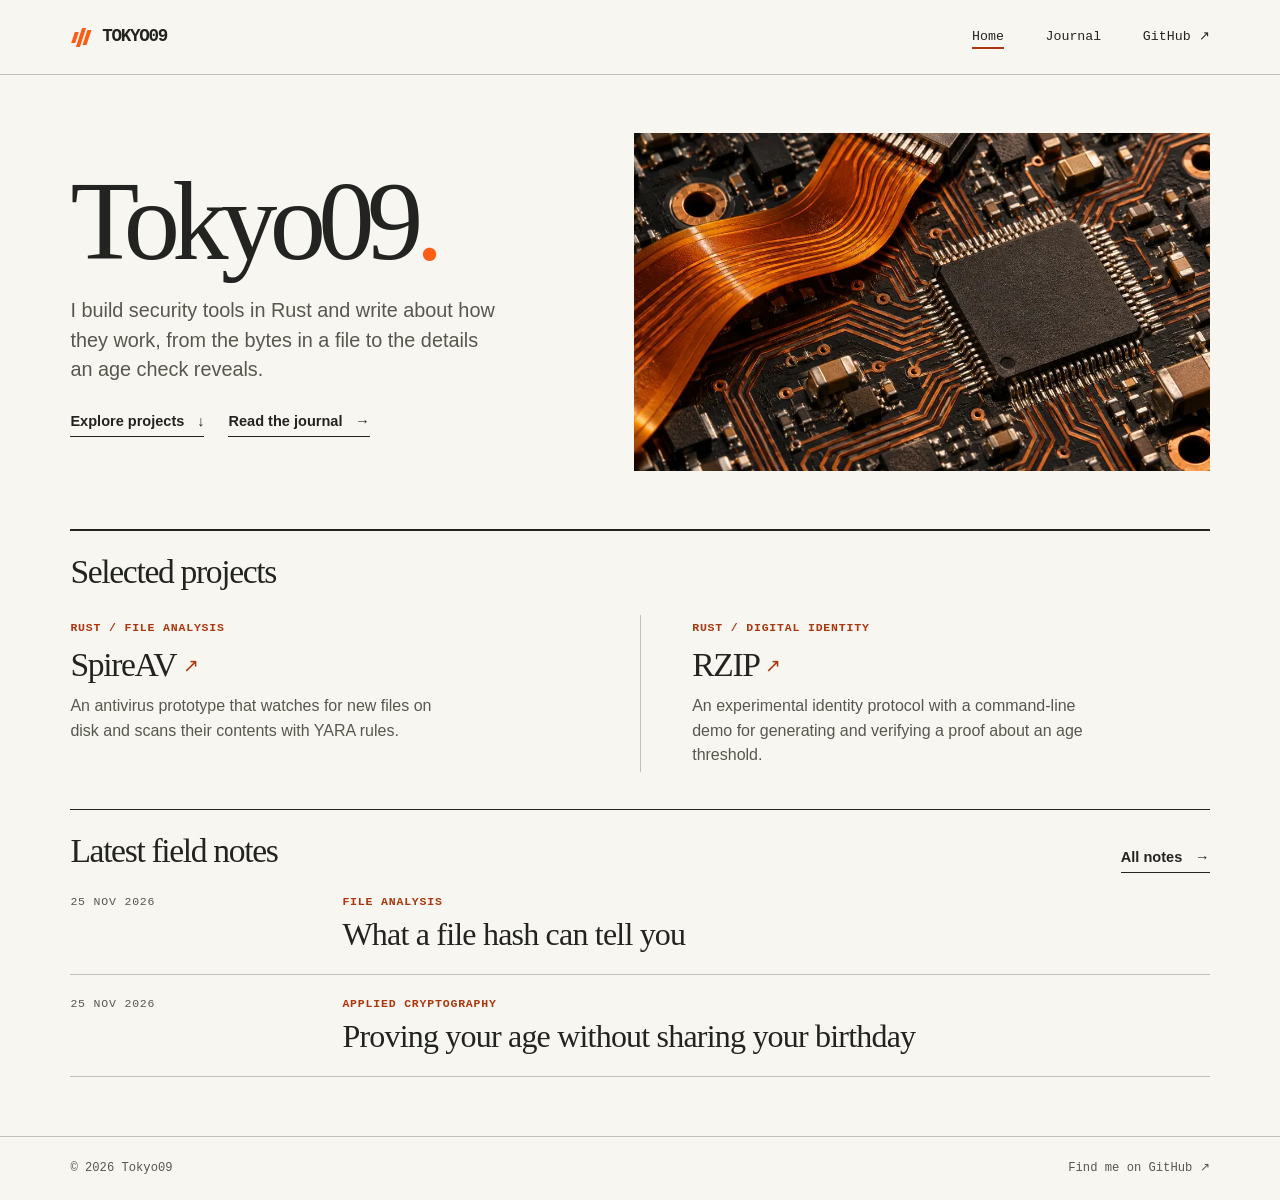
<file: index.html>
<!doctype html>
<html lang="en">
<head>
  <meta charset="utf-8">
  <meta name="viewport" content="width=device-width, initial-scale=1">
  <meta name="theme-color" content="#f7f6f0">
  <meta name="description" content="Tokyo09’s personal site. Explore Rust projects and read field notes on file analysis, digital credentials, and applied cryptography.">
  <title>Tokyo09 · Projects and field notes</title>
  <link rel="stylesheet" href="assets/site.css">
</head>
<body>
  <a class="skip" href="#main">Skip to content</a>
  <header class="topbar">
    <div class="wrap">
      <a class="brand" href="./" aria-label="Tokyo09 home">
        <span class="brand-mark" aria-hidden="true"><i></i><i></i><i></i></span>TOKYO09
      </a>
      <nav aria-label="Site">
        <a class="current" aria-current="page" href="./">Home</a>
        <a href="blog/">Journal</a>
        <a href="https://github.com/Tokyo-09">GitHub <span aria-hidden="true">↗</span></a>
      </nav>
    </div>
  </header>
  <main id="main" class="wrap">
    <header class="intro">
      <div>
        <h1>Tokyo09<span>.</span></h1>
        <p>I build security tools in Rust and write about how they work, from the bytes in a file to the details an age check reveals.</p>
        <div class="intro-links">
          <a class="read-link" href="#projects">Explore projects <span aria-hidden="true">↓</span></a>
          <a class="read-link" href="blog/">Read the journal <span aria-hidden="true">→</span></a>
        </div>
      </div>
      <img src="assets/circuit-board.webp" width="1060" height="597" alt="Close-up of a copper ribbon cable crossing a dark circuit board.">
    </header>
    <section class="project-list" id="projects" aria-labelledby="project-title">
      <h2 id="project-title">Selected projects</h2>
      <div class="project-pair">
        <article>
          <p class="overline">Rust / File analysis</p>
          <h3><a href="https://github.com/Tokyo-09/SpireAV-OSS">SpireAV <span aria-hidden="true">↗</span></a></h3>
          <p>An antivirus prototype that watches for new files on disk and scans their contents with YARA rules.</p>
        </article>
        <article>
          <p class="overline">Rust / Digital identity</p>
          <h3><a href="https://github.com/Tokyo-09/Zero-Knowledge_Identity_Protocol">RZIP <span aria-hidden="true">↗</span></a></h3>
          <p>An experimental identity protocol with a command-line demo for generating and verifying a proof about an age threshold.</p>
        </article>
      </div>
    </section>
    <section class="archive" aria-labelledby="notes">
      <div class="notes-heading">
        <h2 id="notes">Latest field notes</h2>
        <a class="read-link" href="blog/">All notes <span aria-hidden="true">→</span></a>
      </div>
      <article class="archive-item">
        <time class="date" datetime="2026-11-25">25 Nov 2026</time>
        <div><p class="overline">File analysis</p>
          <h3><a href="blog/file-hashes/">What a file hash can tell you</a></h3>
        </div>
      </article>
      <article class="archive-item">
        <time class="date" datetime="2026-11-25">25 Nov 2026</time>
        <div><p class="overline">Applied cryptography</p>
          <h3><a href="blog/age-proof/">Proving your age without sharing your birthday</a></h3>
        </div>
      </article>
    </section>
  </main>
  <footer class="site-foot"><div class="wrap">
    <p>© 2026 Tokyo09</p><a href="https://github.com/Tokyo-09">Find me on GitHub <span aria-hidden="true">↗</span></a>
  </div></footer>
</body>
</html>
</file>
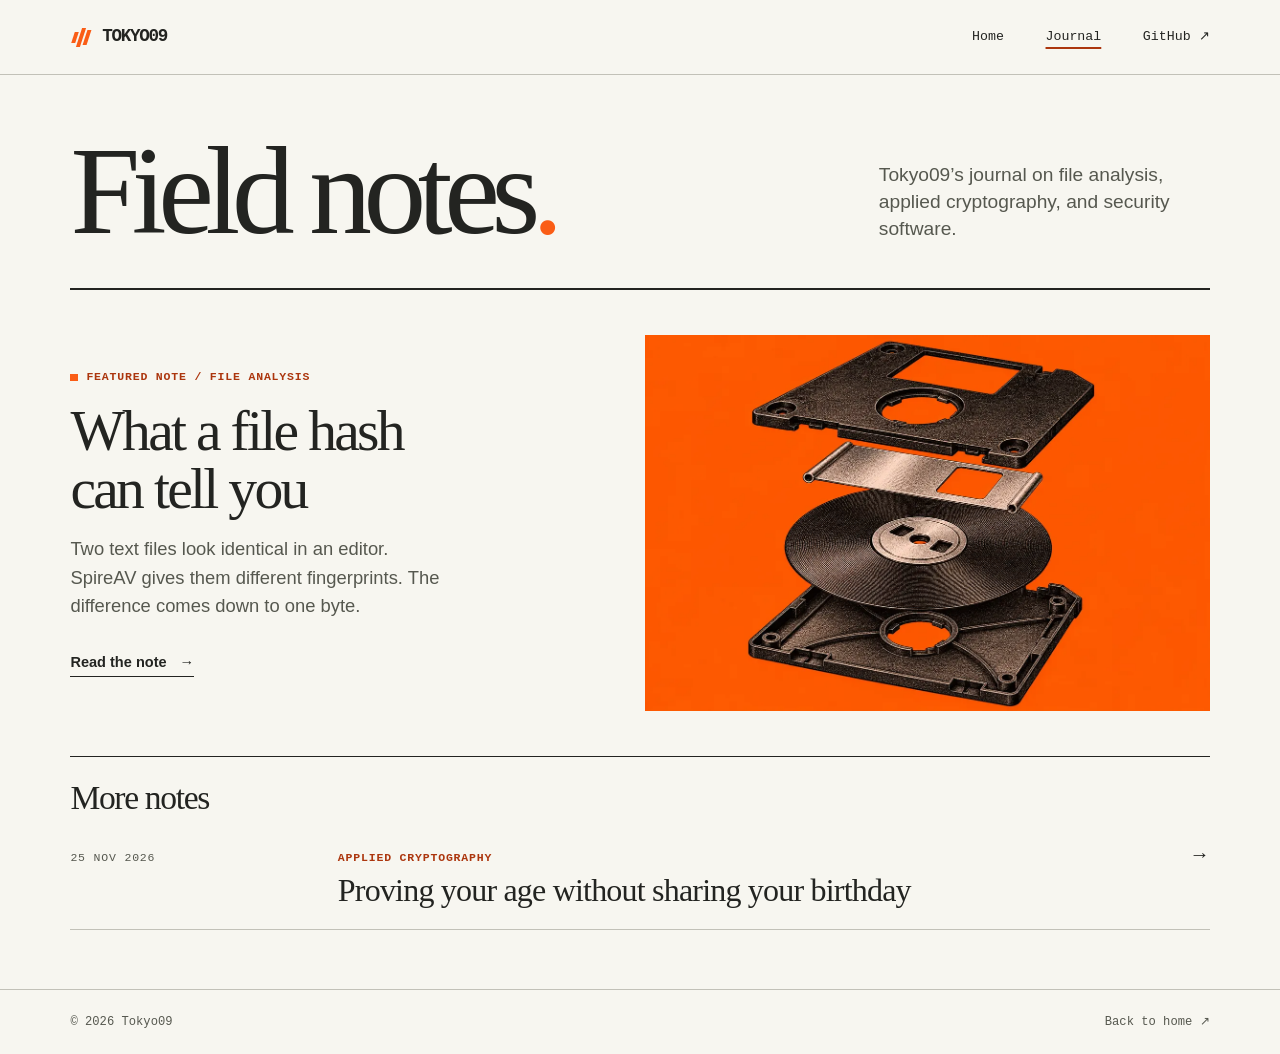
<file: blog/index.html>
<!doctype html>
<html lang="en">
<head>
  <meta charset="utf-8">
  <meta name="viewport" content="width=device-width, initial-scale=1">
  <meta name="theme-color" content="#f7f6f0">
  <meta name="description" content="Tokyo09’s technical journal on file analysis, cryptography, and security software.">
  <title>Field notes · Tokyo09</title>
  <link rel="stylesheet" href="./../assets/site.css">
</head>
<body>
  <a class="skip" href="#main">Skip to content</a>
  <header class="topbar">
    <div class="wrap">
      <a class="brand" href="./../" aria-label="Tokyo09 home">
        <span class="brand-mark" aria-hidden="true"><i></i><i></i><i></i></span>TOKYO09
      </a>
      <nav aria-label="Site">
        <a href="./../">Home</a>
        <a class="current" aria-current="page" href="./">Journal</a>
        <a href="https://github.com/Tokyo-09">GitHub <span aria-hidden="true">↗</span></a>
      </nav>
    </div>
  </header>
  <main class="wrap" id="main">

    <header class="masthead">
      <h1>Field notes<span>.</span></h1>
      <p>Tokyo09’s journal on file analysis, applied cryptography, and security software.</p>
    </header>
    <article class="feature">
      <div>
        <p class="overline"><span class="signal" aria-hidden="true"></span> Featured note / File analysis</p>
        <h2><a href="file-hashes/">What a file hash can tell you</a></h2>
        <p class="summary">Two text files look identical in an editor. SpireAV gives them different fingerprints. The difference comes down to one byte.</p>
        <a class="read-link" href="file-hashes/">Read the note <span aria-hidden="true">→</span></a>
      </div>
      <a href="file-hashes/" class="art" aria-label="Read What a file hash can tell you">
        <img src="../assets/floppy.webp" width="1180" height="787" alt="Exploded view of a floppy disk, printed in black on orange.">
      </a>
    </article>
    <section class="archive" aria-labelledby="more">
      <h2 id="more">More notes</h2>
      <article class="archive-item">
        <span class="date"><time datetime="2026-11-25">25 Nov 2026</time></span>
        <div><p class="overline">Applied cryptography</p>
          <h3><a href="age-proof/">Proving your age without sharing your birthday</a></h3>
        </div>
        <a class="go" href="age-proof/" aria-label="Read Proving your age without sharing your birthday">→</a>
      </article>
    </section>
  </main>
  <footer class="site-foot"><div class="wrap">
    <p>© 2026 Tokyo09</p><a href="./../">Back to home <span aria-hidden="true">↗</span></a>
  </div></footer>
</body>
</html>
</file>
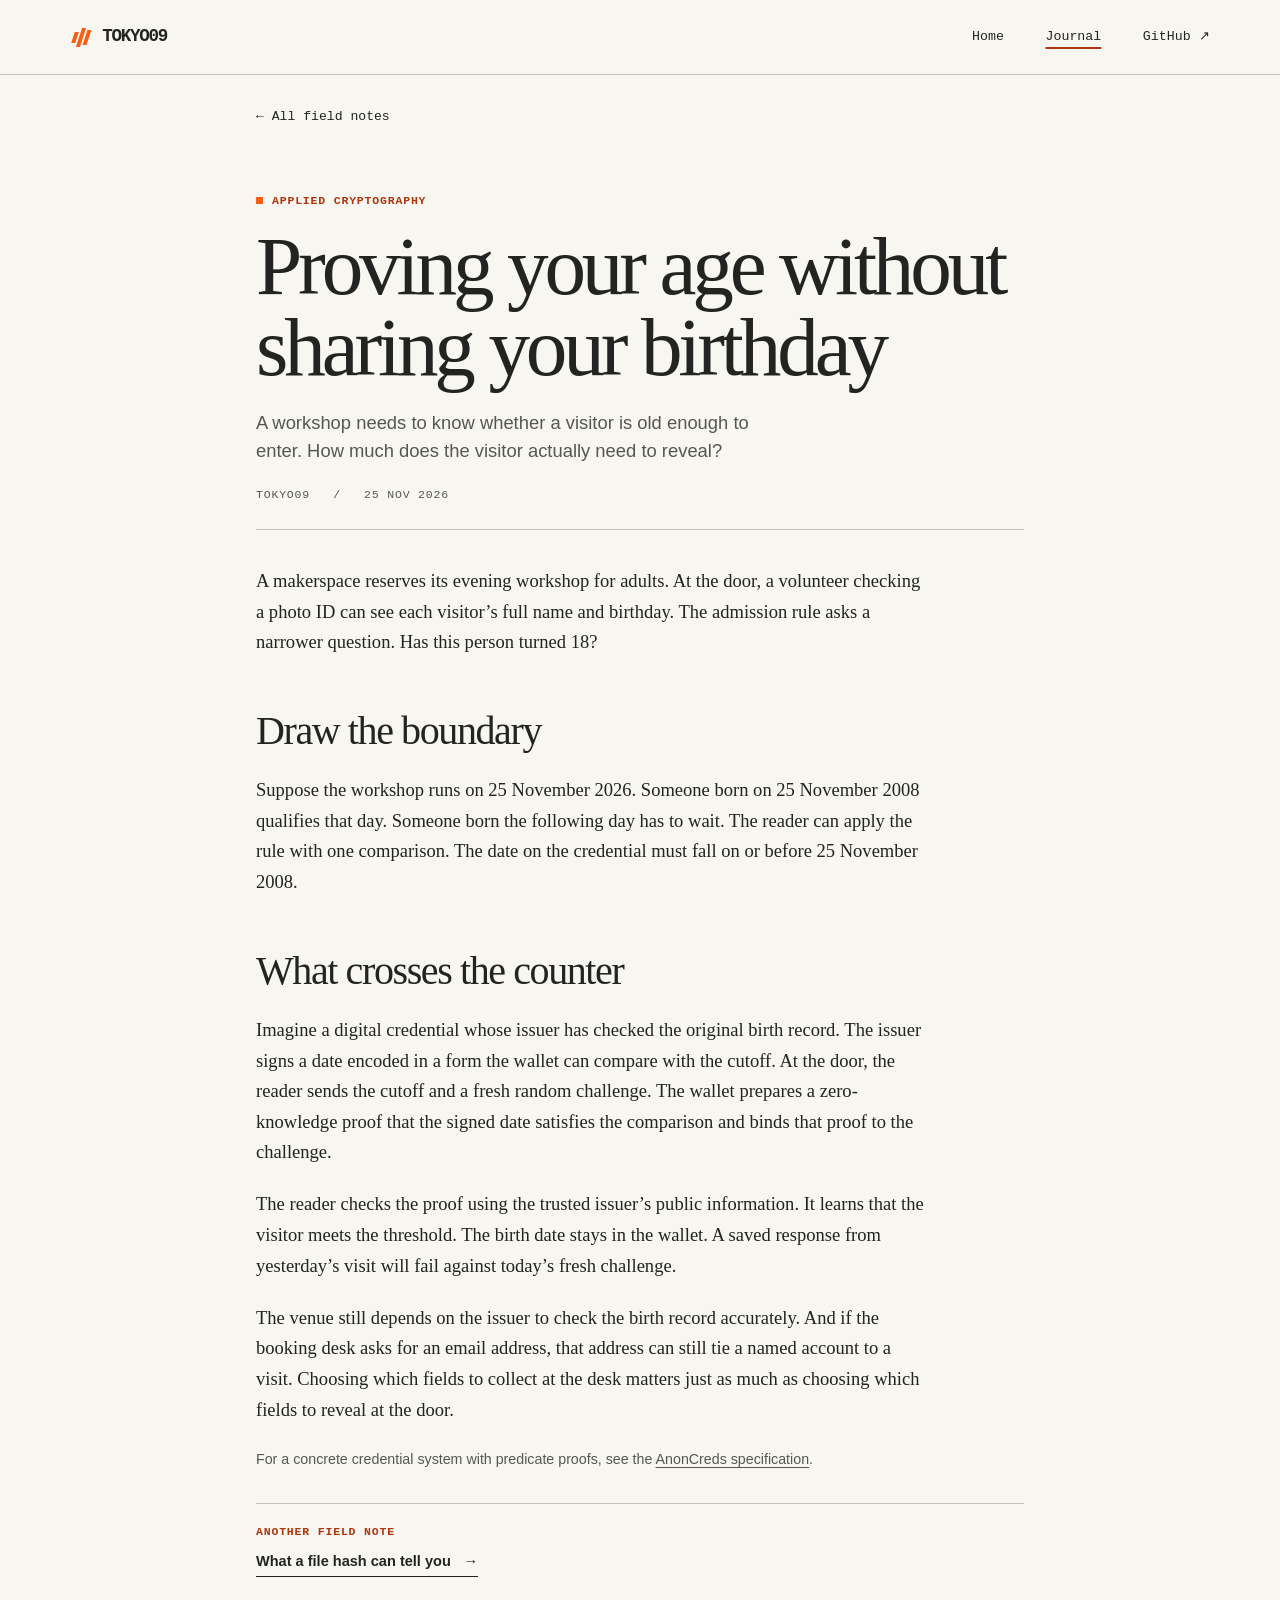
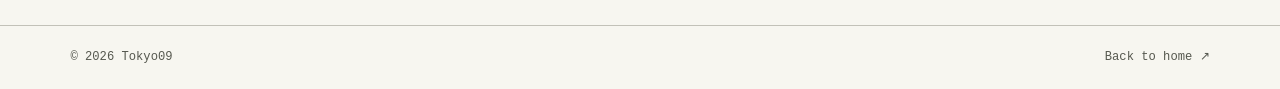
<file: blog/age-proof/index.html>
<!doctype html>
<html lang="en">
<head>
  <meta charset="utf-8">
  <meta name="viewport" content="width=device-width, initial-scale=1">
  <meta name="theme-color" content="#f7f6f0">
  <meta name="description" content="A workshop needs to know whether a visitor is old enough to enter. How much does the visitor actually need to reveal?">
  <title>Proving your age without sharing your birthday · Tokyo09</title>
  <link rel="stylesheet" href="../../assets/site.css">
</head>
<body>
  <a class="skip" href="#main">Skip to content</a>
  <header class="topbar">
    <div class="wrap">
      <a class="brand" href="../../" aria-label="Tokyo09 home">
        <span class="brand-mark" aria-hidden="true"><i></i><i></i><i></i></span>TOKYO09
      </a>
      <nav aria-label="Site">
        <a href="../../">Home</a>
        <a class="current" href="../">Journal</a>
        <a href="https://github.com/Tokyo-09">GitHub <span aria-hidden="true">↗</span></a>
      </nav>
    </div>
  </header>
  <main class="wrap" id="main">

    <article class="article">
      <a class="back" href="../">← All field notes</a>
      <header class="article-head">
        <p class="overline"><span class="signal" aria-hidden="true"></span>Applied cryptography</p>
        <h1>Proving your age without sharing your birthday</h1><p class="summary">A workshop needs to know whether a visitor is old enough to enter. How much does the visitor actually need to reveal?</p>
        <p class="date">Tokyo09 &nbsp; / &nbsp; <time datetime="2026-11-25">25 Nov 2026</time></p>
      </header>
      <div class="prose">

        <p>A makerspace reserves its evening workshop for adults. At the door, a volunteer checking a photo ID can see each visitor’s full name and birthday. The admission rule asks a narrower question. Has this person turned 18?</p>
        <h2>Draw the boundary</h2>
        <p>Suppose the workshop runs on 25 November 2026. Someone born on 25 November 2008 qualifies that day. Someone born the following day has to wait. The reader can apply the rule with one comparison. The date on the credential must fall on or before 25 November 2008.</p>
        <h2>What crosses the counter</h2>
        <p>Imagine a digital credential whose issuer has checked the original birth record. The issuer signs a date encoded in a form the wallet can compare with the cutoff. At the door, the reader sends the cutoff and a fresh random challenge. The wallet prepares a zero-knowledge proof that the signed date satisfies the comparison and binds that proof to the challenge.</p>
        <p>The reader checks the proof using the trusted issuer’s public information. It learns that the visitor meets the threshold. The birth date stays in the wallet. A saved response from yesterday’s visit will fail against today’s fresh challenge.</p>
        <p>The venue still depends on the issuer to check the birth record accurately. And if the booking desk asks for an email address, that address can still tie a named account to a visit. Choosing which fields to collect at the desk matters just as much as choosing which fields to reveal at the door.</p>
        <p class="source">For a concrete credential system with predicate proofs, see the <a href="https://anoncreds.github.io/anoncreds-spec/">AnonCreds specification</a>.</p>

      </div>
      <footer class="post-foot">
        <p class="overline">Another field note</p>
        <a class="related" href="../file-hashes/">What a file hash can tell you <span aria-hidden="true">→</span></a>
      </footer>
    </article>
  </main>
  <footer class="site-foot"><div class="wrap">
    <p>© 2026 Tokyo09</p><a href="../../">Back to home <span aria-hidden="true">↗</span></a>
  </div></footer>
</body>
</html>
</file>
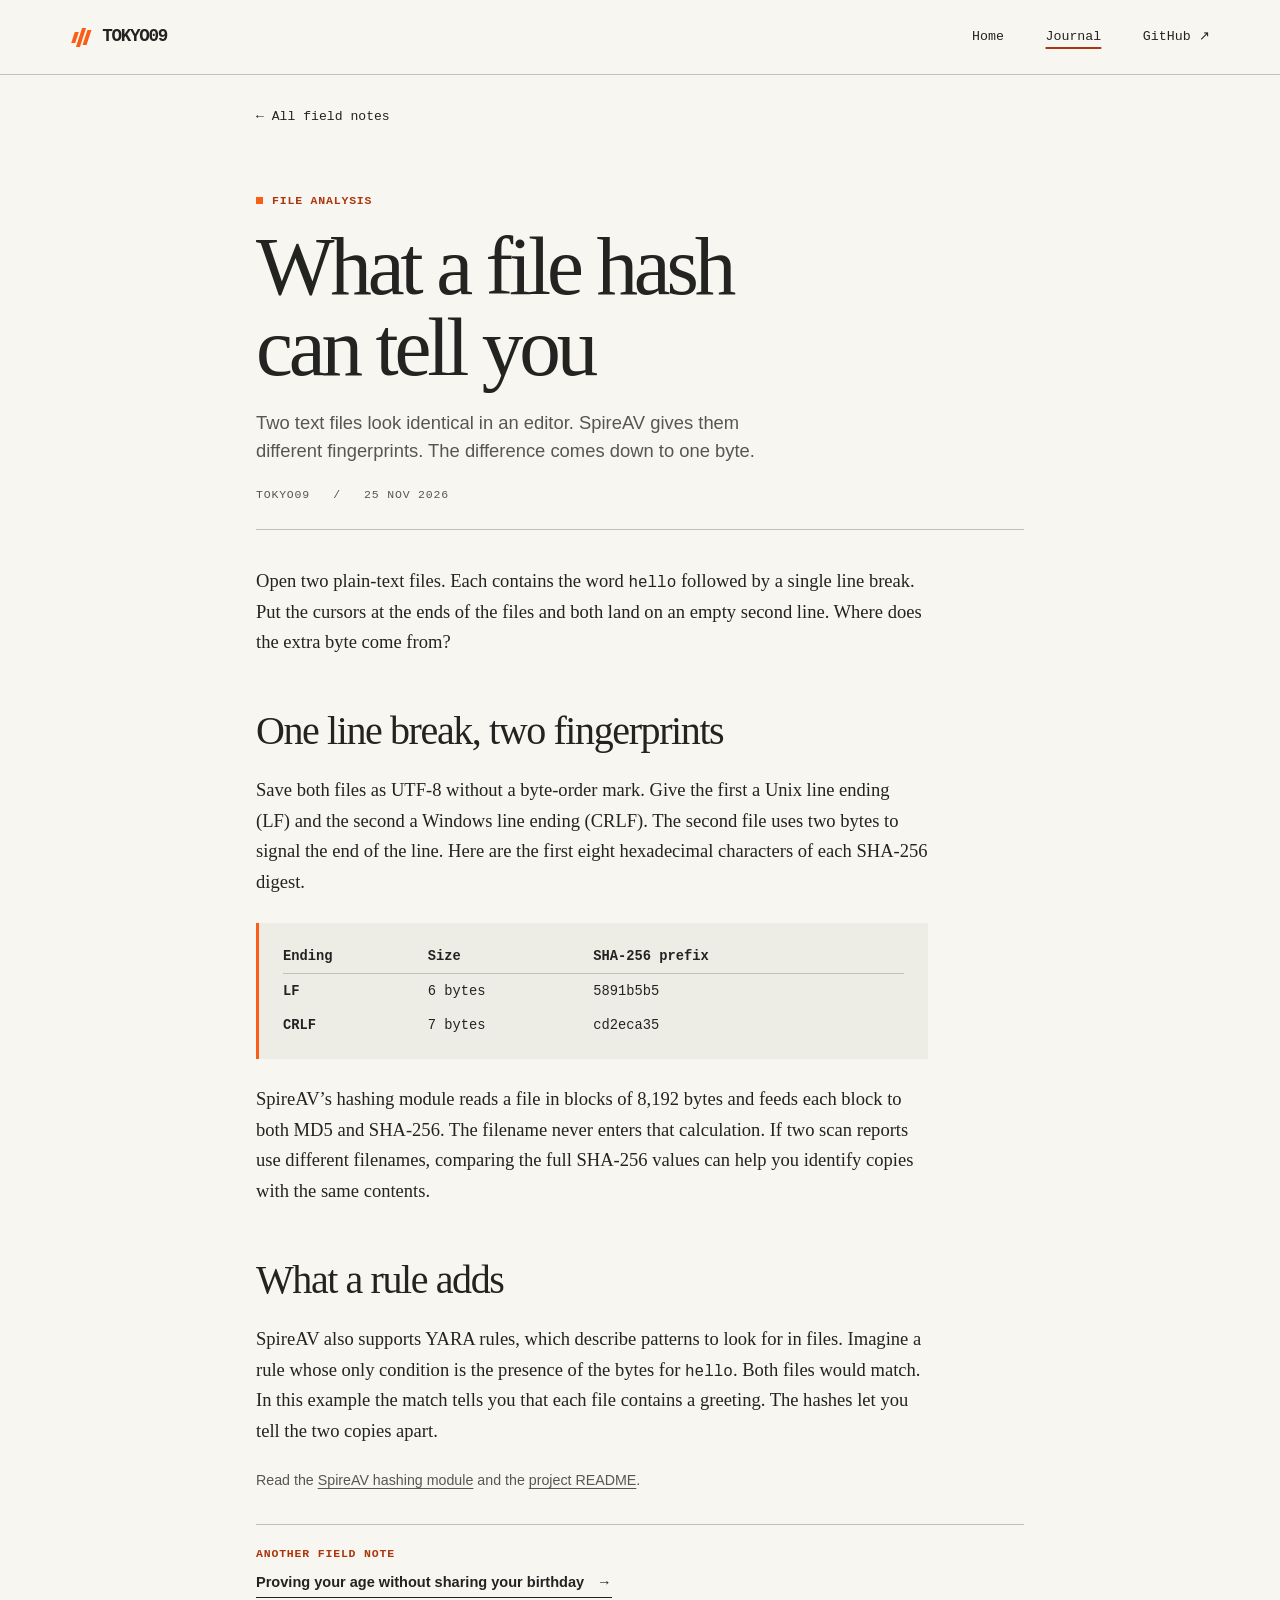
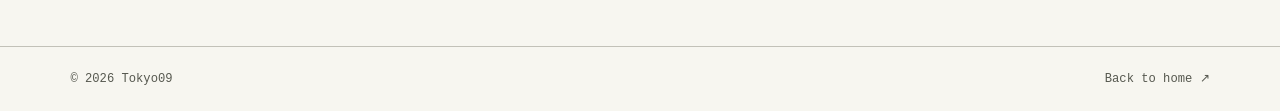
<file: blog/file-hashes/index.html>
<!doctype html>
<html lang="en">
<head>
  <meta charset="utf-8">
  <meta name="viewport" content="width=device-width, initial-scale=1">
  <meta name="theme-color" content="#f7f6f0">
  <meta name="description" content="Two text files look identical in an editor. SpireAV gives them different fingerprints. The difference comes down to one byte.">
  <title>What a file hash can tell you · Tokyo09</title>
  <link rel="stylesheet" href="../../assets/site.css">
</head>
<body>
  <a class="skip" href="#main">Skip to content</a>
  <header class="topbar">
    <div class="wrap">
      <a class="brand" href="../../" aria-label="Tokyo09 home">
        <span class="brand-mark" aria-hidden="true"><i></i><i></i><i></i></span>TOKYO09
      </a>
      <nav aria-label="Site">
        <a href="../../">Home</a>
        <a class="current" href="../">Journal</a>
        <a href="https://github.com/Tokyo-09">GitHub <span aria-hidden="true">↗</span></a>
      </nav>
    </div>
  </header>
  <main class="wrap" id="main">

    <article class="article">
      <a class="back" href="../">← All field notes</a>
      <header class="article-head">
        <p class="overline"><span class="signal" aria-hidden="true"></span>File analysis</p>
        <h1>What a file hash can tell you</h1><p class="summary">Two text files look identical in an editor. SpireAV gives them different fingerprints. The difference comes down to one byte.</p>
        <p class="date">Tokyo09 &nbsp; / &nbsp; <time datetime="2026-11-25">25 Nov 2026</time></p>
      </header>
      <div class="prose">

        <p>Open two plain-text files. Each contains the word <code>hello</code> followed by a single line break. Put the cursors at the ends of the files and both land on an empty second line. Where does the extra byte come from?</p>
        <h2>One line break, two fingerprints</h2>
        <p>Save both files as UTF-8 without a byte-order mark. Give the first a Unix line ending (LF) and the second a Windows line ending (CRLF). The second file uses two bytes to signal the end of the line. Here are the first eight hexadecimal characters of each SHA-256 digest.</p>
        <div class="specimen">
          <table aria-label="SHA-256 prefixes for hello with two different line endings">
            <thead><tr><th scope="col">Ending</th><th scope="col">Size</th><th scope="col">SHA-256 prefix</th></tr></thead>
            <tbody><tr><th scope="row">LF</th><td>6 bytes</td><td>5891b5b5</td></tr>
              <tr><th scope="row">CRLF</th><td>7 bytes</td><td>cd2eca35</td></tr></tbody>
          </table>
        </div>
        <p>SpireAV’s hashing module reads a file in blocks of 8,192 bytes and feeds each block to both MD5 and SHA-256. The filename never enters that calculation. If two scan reports use different filenames, comparing the full SHA-256 values can help you identify copies with the same contents.</p>
        <h2>What a rule adds</h2>
        <p>SpireAV also supports YARA rules, which describe patterns to look for in files. Imagine a rule whose only condition is the presence of the bytes for <code>hello</code>. Both files would match. In this example the match tells you that each file contains a greeting. The hashes let you tell the two copies apart.</p>
        <p class="source">Read the <a href="https://github.com/Tokyo-09/SpireAV-OSS/blob/1909a6ca2e879545b3fb130d4ecf36adeb7514d7/av_core/src/core/hashes.rs">SpireAV hashing module</a> and the <a href="https://github.com/Tokyo-09/SpireAV-OSS/blob/1909a6ca2e879545b3fb130d4ecf36adeb7514d7/README.md">project README</a>.</p>

      </div>
      <footer class="post-foot">
        <p class="overline">Another field note</p>
        <a class="related" href="../age-proof/">Proving your age without sharing your birthday <span aria-hidden="true">→</span></a>
      </footer>
    </article>
  </main>
  <footer class="site-foot"><div class="wrap">
    <p>© 2026 Tokyo09</p><a href="../../">Back to home <span aria-hidden="true">↗</span></a>
  </div></footer>
</body>
</html>
</file>
<file: assets/site.css>
:root {
  color-scheme: light;
  --paper: #f7f6f0;
  --ink: #232421;
  --muted: #56584f;
  --line: #c2c1b8;
  --accent: #ac360e;
  --signal: #fa5d16;
  --mono: "IBM Plex Mono", ui-monospace, "SFMono-Regular", Consolas, "Liberation Mono", monospace;
  --display: "Instrument Serif", "Times New Roman", "Liberation Serif", Georgia, serif;
}
* { box-sizing: border-box; }
body { margin: 0; background: var(--paper); color: var(--ink); font: 1rem/1.55 "Inter", Arial, sans-serif; }
a { color: inherit; text-underline-offset: .2em; }
a:hover { color: var(--accent); }
a:focus-visible { outline: 3px solid var(--accent); outline-offset: 5px; }
.wrap { width: min(1160px, 89%); margin-inline: auto; }
.skip { position: absolute; transform: translateY(-150%); padding: .5rem 1rem; background: white; z-index: 3; }
.skip:focus { transform: translateY(0); }
.topbar { border-bottom: 1px solid var(--line); }
.topbar .wrap, .site-foot .wrap { display: flex; align-items: center; justify-content: space-between; gap: 1rem; }
.topbar .wrap { min-height: 74px; }
.brand { display: inline-flex; align-items: center; gap: .55rem; text-decoration: none; font: bold 1.1rem/1 var(--mono); letter-spacing: -.075em; }
.brand-mark { display: inline-flex; align-items: center; gap: 2px; transform: skew(-18deg); margin-inline: 3px 4px; }
.brand-mark i { display: block; width: 4px; height: 19px; background: var(--signal); }
.brand-mark i:first-child { height: 11px; }
.brand-mark i:last-child { height: 15px; }
nav { display: flex; align-items: center; gap: clamp(.9rem, 3.5vw, 2.6rem); }
nav a, .site-foot, .overline, .date, .back { font-family: var(--mono); }
nav a { font-size: .83rem; text-decoration: none; }
nav a.current { text-decoration: underline; text-decoration-color: var(--accent); text-decoration-thickness: 2px; text-underline-offset: .45rem; }
.masthead { display: grid; grid-template-columns: 1.5fr 1fr; gap: 2rem; align-items: end; border-bottom: 2px solid var(--ink); padding: clamp(2.4rem, 5vw, 4.4rem) 0 clamp(1.6rem, 3.5vw, 2.8rem); }
.masthead h1, .feature h2, .archive h2, .archive h3, .article-head h1, .prose h2 { font-family: var(--display); font-weight: 400; margin: 0; }
.masthead h1 { font-size: clamp(4.6rem, 9.8vw, 9rem); line-height: .83; letter-spacing: -.067em; }
.masthead h1 span { color: var(--signal); }
.masthead p { max-width: 31ch; justify-self: end; margin: 0; color: var(--muted); font-size: clamp(.98rem, 1.5vw, 1.23rem); line-height: 1.4; }
.feature { display: grid; align-items: center; grid-template-columns: .95fr 1.05fr; gap: clamp(1.8rem, 5vw, 4.4rem); padding-block: clamp(1.75rem, 3.5vw, 3rem); }
.overline, .date { font-size: .72rem; letter-spacing: .07em; line-height: 1.55; text-transform: uppercase; }
.overline { display: flex; align-items: center; flex-wrap: wrap; gap: .55rem; color: var(--accent); font-weight: 600; margin: 0 0 1rem; }
.overline .signal { display: inline-block; height: .45rem; width: .45rem; background: var(--signal); }
.feature h2 { font-size: clamp(2.8rem, 4.5vw, 4.5rem); letter-spacing: -.047em; line-height: 1.01; max-width: 13ch; }
.feature h2 a, .archive h3 a { text-decoration: none; }
.summary { color: var(--muted); font-size: clamp(1rem, 1.45vw, 1.15rem); line-height: 1.55; max-width: 38ch; margin: 1.05rem 0 1.8rem; }
.read-link, .related { display: inline-flex; align-items: center; gap: .8rem; font-size: .91rem; font-weight: 600; text-decoration: none; border-bottom: 1px solid; padding-bottom: .2rem; }
.art { display: block; }
.art img { display: block; width: 100%; height: auto; background: #ff6000; }
.archive { border-top: 1px solid var(--ink); padding: 1.3rem 0 3.7rem; }
.archive h2 { font-size: 2.1rem; line-height: 1.2; letter-spacing: -.04em; }
.date { color: var(--muted); }
.archive-item { display: grid; grid-template-columns: 1fr 3.4fr auto; gap: 1.5rem; align-items: baseline; border-bottom: 1px solid var(--line); padding: 1.3rem 0; }
.archive h3 { font-size: clamp(1.6rem, 2.5vw, 2.15rem); line-height: 1.15; letter-spacing: -.025em; }
.archive-item .overline { margin: 0 0 .3rem; }
.archive-item .go { font-size: 1.25rem; text-decoration: none; }
.site-foot { border-top: 1px solid var(--line); font-size: .76rem; color: var(--muted); }
.site-foot .wrap { padding-block: 1.4rem; flex-wrap: wrap; }
.site-foot p { margin: 0; }
.site-foot a { text-decoration: none; }
.back { display: inline-block; text-decoration: none; font-size: .82rem; margin-top: 2rem; }
.article { max-width: 48rem; margin: 0 auto; }
.article-head { padding: clamp(2.2rem, 5vw, 4.3rem) 0 1.6rem; border-bottom: 1px solid var(--line); }
.article-head h1 { font-size: clamp(3.1rem, 6.5vw, 5.6rem); line-height: .98; letter-spacing: -.05em; text-wrap: balance; }
.article-head .summary { max-width: 52ch; margin: 1.25rem 0; }
.article-head .date { margin: 0; }
.prose { max-width: 42rem; padding-block: .9rem 1rem; font: 1.16rem/1.65 Georgia, "Liberation Serif", serif; }
.prose p { margin: 1.15em 0; }
.prose h2 { font-size: clamp(1.85rem, 4vw, 2.5rem); line-height: 1.15; letter-spacing: -.035em; margin-top: 1.25em; }
code { font: .86em var(--mono); }
.specimen { margin: 1.6rem 0; padding: 1rem clamp(.9rem, 3vw, 1.5rem); background: #eeede5; border-left: 3px solid var(--signal); }
.specimen table { width: 100%; border-collapse: collapse; text-align: left; font: .86rem/1.55 var(--mono); }
.specimen th { font-weight: 600; }
.specimen th, .specimen td { padding: .4rem .5rem .4rem 0; }
.specimen thead th { border-bottom: 1px solid var(--line); }
.source { color: var(--muted); font: .89rem/1.7 "Inter", Arial, sans-serif; }
.post-foot { padding: 1.2rem 0 3rem; border-top: 1px solid var(--line); }
.post-foot .overline { margin: 0 0 .5rem; }
@media (max-width: 680px) {
  .wrap { width: calc(100% - 2.2rem); }
  .topbar .wrap { min-height: 60px; }
  nav { gap: .85rem; }
  nav a { font-size: .75rem; }
  .masthead { grid-template-columns: 1fr; gap: 1.2rem; }
  .masthead p { justify-self: start; max-width: 36ch; }
  .feature { grid-template-columns: 1fr; gap: 1.35rem; }
  .feature .art { grid-row: 1; }
  .feature h2 { max-width: 17ch; }
  .summary { margin-bottom: 1rem; }
  .archive-item { grid-template-columns: 1fr auto; gap: .45rem .8rem; }
  .archive-item .date { grid-column: 1 / -1; }
  .prose { font-size: 1.08rem; }
}
@media (max-width: 400px) {
  .topbar .wrap { flex-wrap: wrap; gap: .5rem; padding-block: .65rem; }
  .brand { font-size: 1rem; }
  nav { gap: .65rem; flex-wrap: wrap; }
}

.intro { display: grid; grid-template-columns: .93fr 1.07fr; gap: clamp(2rem, 5vw, 4.5rem); align-items: center; padding-block: clamp(2rem, 4.5vw, 4.2rem); }
.intro h1 { margin: 0; font: 400 clamp(4.8rem, 8.8vw, 8.3rem)/.96 var(--display); letter-spacing: -.068em; }
.intro h1 span { color: var(--signal); }
.intro p { color: var(--muted); font-size: clamp(1rem, 1.55vw, 1.28rem); line-height: 1.48; max-width: 39ch; margin: 1.35rem 0 1.6rem; }
.intro-links { display: flex; flex-wrap: wrap; gap: .8rem 1.5rem; }
.intro img { display: block; width: 100%; height: auto; aspect-ratio: 1.7; object-fit: cover; }
.project-list { border-top: 2px solid var(--ink); padding: 1.35rem 0 2.3rem; }
.project-list h2, .project-list h3 { margin: 0; font: 400 2.1rem/1.2 var(--display); letter-spacing: -.04em; }
.project-pair { display: grid; grid-template-columns: 1fr 1fr; margin-top: 1.4rem; }
.project-pair article { padding: .25rem 2.2rem .25rem 0; }
.project-pair article + article { border-left: 1px solid var(--line); padding-left: clamp(1.4rem, 4vw, 3.4rem); }
.project-pair .overline { margin-bottom: .55rem; }
.project-pair h3 a { text-decoration: none; }
.project-pair h3 span { font: .58em/1 "Inter", Arial, sans-serif; vertical-align: .22em; color: var(--accent); }
.project-pair article > p:last-child { color: var(--muted); max-width: 44ch; margin: .5rem 0 0; }
.notes-heading { display: flex; align-items: baseline; justify-content: space-between; gap: 1rem; flex-wrap: wrap; }
@media (max-width: 680px) {
  .intro { grid-template-columns: 1fr; gap: 1.5rem; }
  .intro img { max-height: 250px; }
  .intro p { margin: .85rem 0 1.1rem; }
  .project-pair { grid-template-columns: 1fr; margin-top: .6rem; }
  .project-pair article { padding: 1rem 0; }
  .project-pair article + article { border-left: 0; border-top: 1px solid var(--line); padding: 1rem 0 0; }
}
</file>
